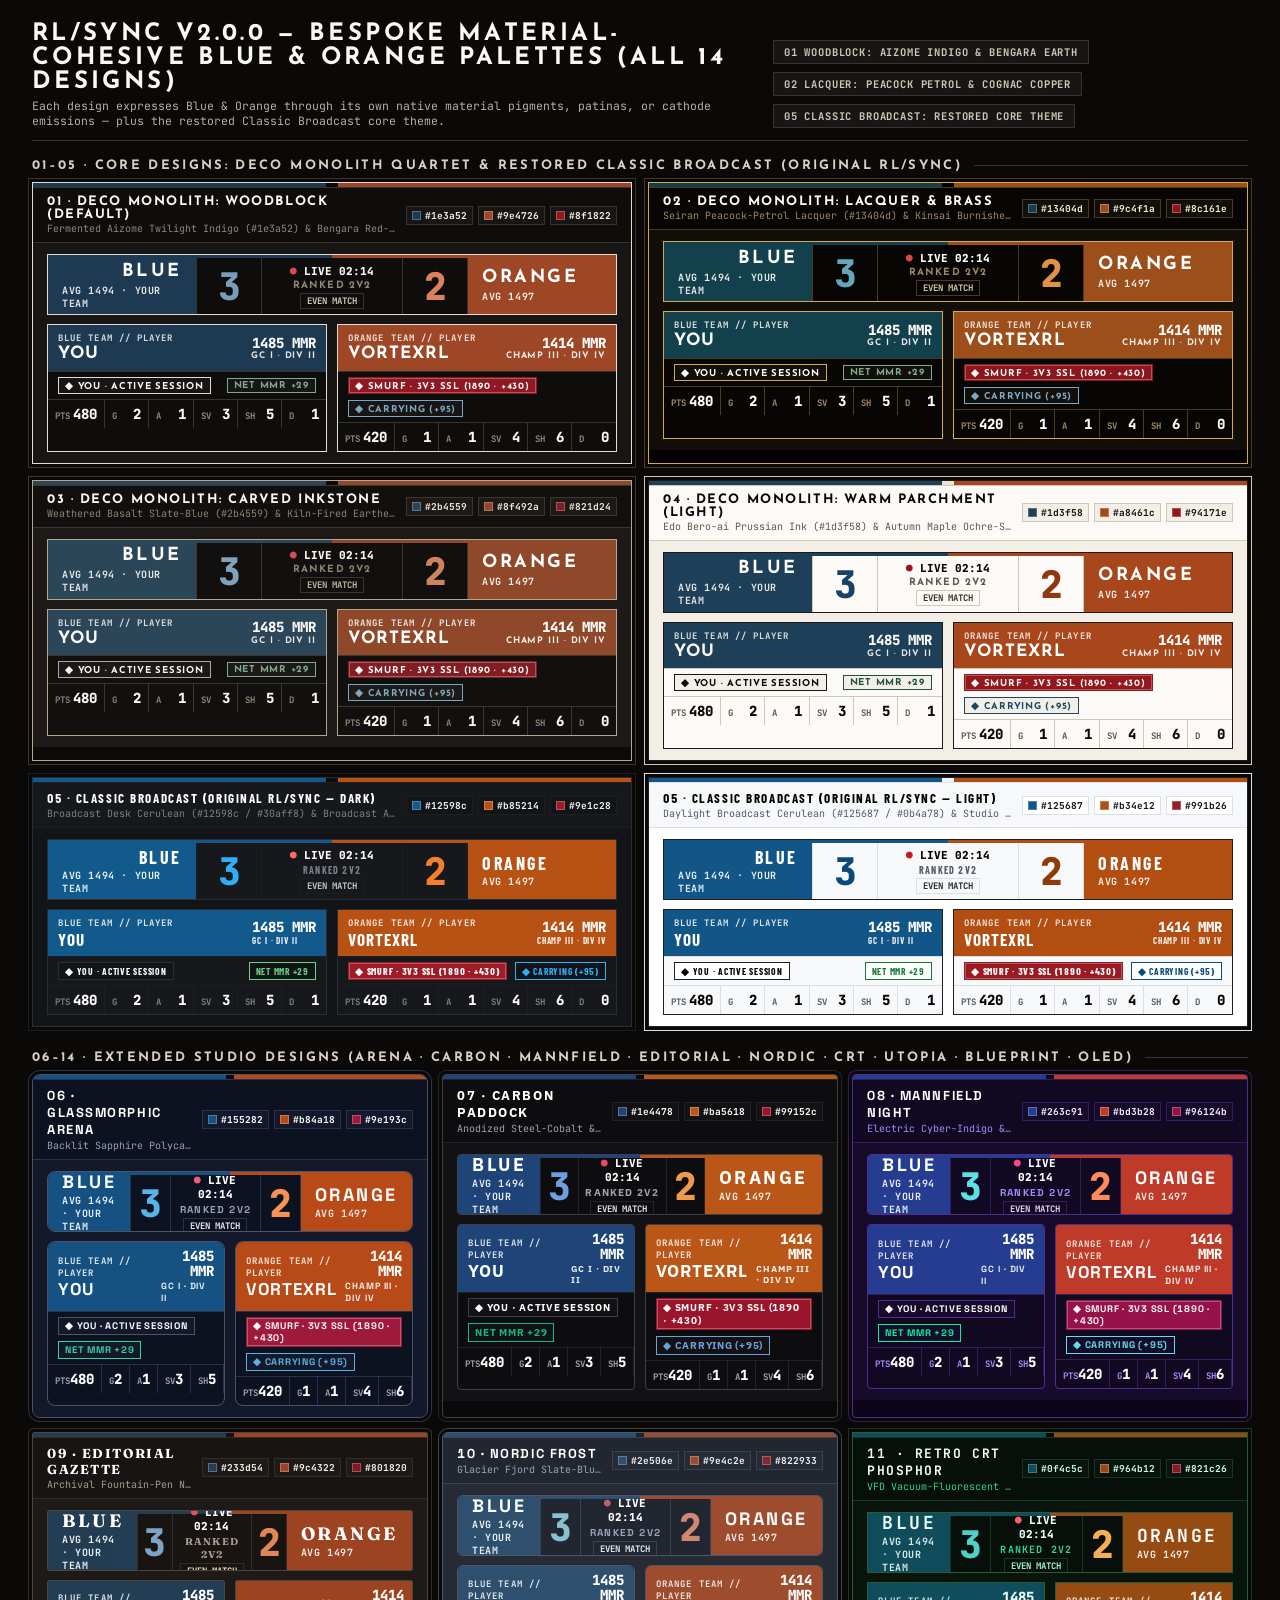
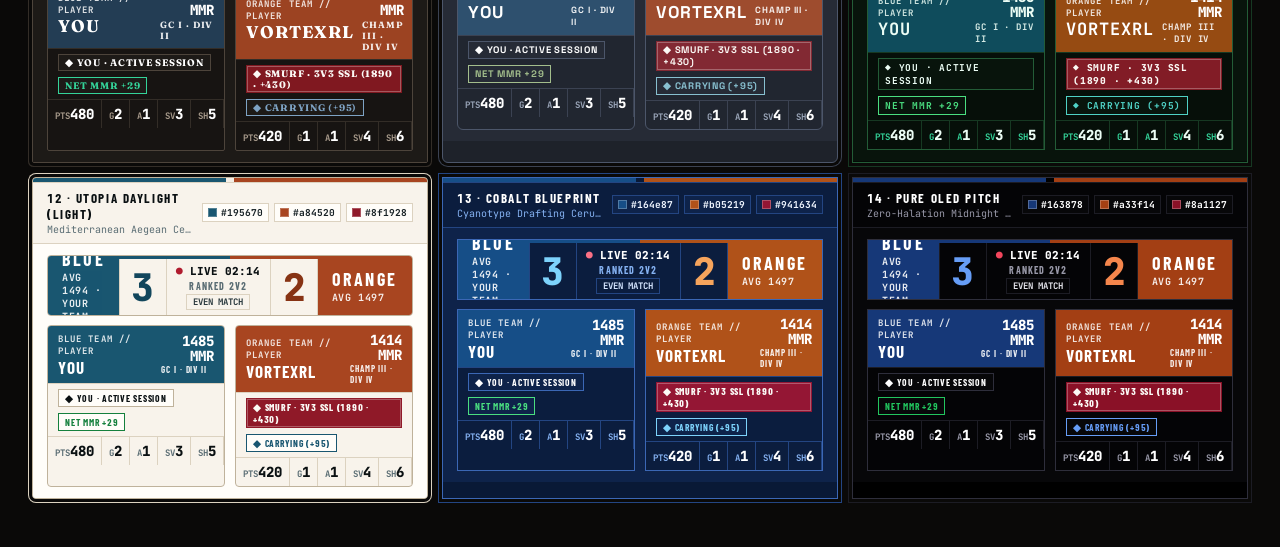
<file: rl-stats/blue-orange-mock.html>
<!DOCTYPE html>
<html lang="en">
<head>
  <meta charset="UTF-8" />
  <meta name="viewport" content="width=device-width, initial-scale=1.0" />
  <title>RL/SYNC v2.0.0 — Bespoke Material-Cohesive Blue &amp; Orange Palettes Across All 14 Designs</title>
  <link rel="preconnect" href="https://fonts.googleapis.com">
  <link rel="preconnect" href="https://fonts.gstatic.com" crossorigin>
  <link href="https://fonts.googleapis.com/css2?family=Barlow+Condensed:ital,wght@0,600;0,700;0,800;1,700;1,800&family=Barlow:wght@500;600;700&family=Fraunces:opsz,wght@9..144,700&family=IBM+Plex+Sans:wght@400;500;600;700&family=JetBrains+Mono:wght@500;600;700;800&family=Josefin+Sans:wght@600;700&family=Space+Grotesk:wght@600;700&display=swap" rel="stylesheet">
  <style>
    *, *::before, *::after { box-sizing: border-box; margin: 0; padding: 0; }
    body {
      background: #0a0908;
      color: #f2efe9;
      font-family: 'IBM Plex Sans', system-ui, sans-serif;
      padding: 22px 32px 48px;
      font-variant-numeric: tabular-nums;
    }
    .page-header {
      max-width: 1840px;
      margin: 0 auto 18px;
      padding-bottom: 12px;
      border-bottom: 1.5px solid #38332d;
      display: flex;
      align-items: flex-end;
      justify-content: space-between;
      gap: 16px;
    }
    .page-title {
      font-family: 'Josefin Sans', sans-serif;
      font-size: 24px;
      font-weight: 700;
      letter-spacing: 0.14em;
      text-transform: uppercase;
      color: #fbf9f5;
    }
    .page-sub {
      font-family: 'JetBrains Mono', monospace;
      font-size: 11.5px;
      color: #b8afa0;
      margin-top: 4px;
    }
    .badge-row {
      display: flex;
      gap: 8px;
      flex-wrap: wrap;
    }
    .pill {
      font-family: 'JetBrains Mono', monospace;
      font-size: 10.5px;
      font-weight: 700;
      padding: 4px 10px;
      border: 1px solid #38332d;
      background: #181614;
      color: #cfc7b8;
      text-transform: uppercase;
      letter-spacing: 0.08em;
    }
    .section-heading {
      max-width: 1840px;
      margin: 14px auto 10px;
      font-family: 'Josefin Sans', sans-serif;
      font-size: 13px;
      font-weight: 700;
      letter-spacing: 0.18em;
      text-transform: uppercase;
      color: #d8d0c5;
      display: flex;
      align-items: center;
      gap: 12px;
    }
    .section-heading::after {
      content: "";
      flex: 1;
      height: 1px;
      background: #38332d;
    }

    /* 2x2 Grid for the 4 Deco Monolith Themes (01-04) */
    .monolith-grid {
      max-width: 1840px;
      margin: 0 auto 24px;
      display: grid;
      grid-template-columns: repeat(2, minmax(0, 1fr));
      gap: 16px;
    }

    /* 3x3 Grid for Extended Studio Themes (05-13) */
    .extended-grid {
      max-width: 1840px;
      margin: 0 auto;
      display: grid;
      grid-template-columns: repeat(3, minmax(0, 1fr));
      gap: 14px;
    }

    .theme-card {
      background: var(--page);
      color: var(--ink);
      border: 1.5px solid var(--outline);
      box-shadow: 0 0 0 3px #0a0908, 0 0 0 4px var(--line);
      border-radius: var(--radius, 0px);
      overflow: hidden;
      display: flex;
      flex-direction: column;
    }
    .frieze-split {
      height: 5px;
      background: linear-gradient(90deg, var(--blue-slab) 0%, var(--blue-slab) 49%, transparent 49%, transparent 51%, var(--orange-slab) 51%, var(--orange-slab) 100%);
      border-bottom: 1px solid var(--line);
    }
    .card-topbar {
      background: var(--plaque);
      border-bottom: 1px solid var(--line);
      padding: 7px 14px;
      display: flex;
      align-items: center;
      justify-content: space-between;
      gap: 8px;
    }
    .theme-title-group {
      display: flex;
      flex-direction: column;
      gap: 1px;
      min-width: 0;
    }
    .theme-name {
      font-family: var(--font-display);
      font-size: 13px;
      font-weight: 700;
      letter-spacing: 0.12em;
      text-transform: uppercase;
      color: var(--strong);
    }
    .theme-material {
      font-family: 'JetBrains Mono', monospace;
      font-size: 10px;
      color: var(--muted);
      white-space: nowrap;
      overflow: hidden;
      text-overflow: ellipsis;
    }
    .swatch-strip {
      display: flex;
      align-items: center;
      gap: 5px;
      font-family: 'JetBrains Mono', monospace;
      font-size: 9.5px;
      color: var(--muted);
      flex-shrink: 0;
    }
    .swatch-chip {
      display: inline-flex;
      align-items: center;
      gap: 4px;
      padding: 2px 5px;
      border: 1px solid var(--line);
      background: var(--panel);
      color: var(--ink);
      font-weight: 700;
    }
    .swatch-dot {
      width: 9px;
      height: 9px;
      display: inline-block;
      border: 1px solid rgba(255,255,255,0.25);
    }

    .card-body {
      background: var(--panel);
      padding: 11px 14px;
      display: flex;
      flex-direction: column;
      gap: 9px;
    }

    /* Scorebug */
    .scorebug {
      border: 1px solid var(--outline);
      background: var(--plaque);
      border-radius: var(--radius, 0px);
      overflow: hidden;
    }
    .scorebug-rule {
      height: 3px;
      background: linear-gradient(90deg, var(--blue-slab) 0%, var(--blue-slab) 50%, var(--orange-slab) 50%, var(--orange-slab) 100%);
    }
    .scorebug-row {
      display: flex;
      align-items: stretch;
      height: 56px;
    }
    .wing-blue {
      flex: 1;
      background: var(--blue-slab);
      color: var(--on-slab);
      display: flex;
      flex-direction: column;
      justify-content: center;
      align-items: flex-end;
      padding: 0 14px;
    }
    .wing-orange {
      flex: 1;
      background: var(--orange-slab);
      color: #ffffff;
      display: flex;
      flex-direction: column;
      justify-content: center;
      align-items: flex-start;
      padding: 0 14px;
    }
    .wing-title {
      font-family: var(--font-display);
      font-weight: 700;
      font-size: 18px;
      letter-spacing: 0.14em;
      line-height: 1;
    }
    .wing-sub {
      font-family: 'JetBrains Mono', monospace;
      font-weight: 700;
      font-size: 10px;
      letter-spacing: 0.06em;
      opacity: 0.9;
      margin-top: 3px;
    }
    .score-box {
      width: 66px;
      background: var(--plaque);
      border-left: 1px solid var(--line);
      border-right: 1px solid var(--line);
      display: flex;
      align-items: center;
      justify-content: center;
      font-family: 'JetBrains Mono', monospace;
      font-weight: 800;
      font-size: 38px;
      line-height: 1;
    }
    .score-blue { color: var(--blue-ink); }
    .score-orange { color: var(--orange-ink); }
    .center-clock {
      width: 140px;
      background: var(--plaque);
      display: flex;
      flex-direction: column;
      align-items: center;
      justify-content: center;
      gap: 2px;
      padding: 0 6px;
      text-align: center;
    }
    .live-line {
      font-family: 'JetBrains Mono', monospace;
      font-size: 11px;
      font-weight: 800;
      color: var(--strong);
    }
    .live-dot { color: var(--loss); }
    .mode-line {
      font-family: var(--font-display);
      font-size: 10px;
      font-weight: 700;
      letter-spacing: 0.12em;
      color: var(--muted);
    }
    .parity-chip {
      font-family: 'JetBrains Mono', monospace;
      font-size: 9px;
      font-weight: 700;
      padding: 1px 6px;
      border: 1px solid var(--line);
      color: var(--ink-2);
    }

    /* Two-column Player Cards inside each Theme Mock */
    .players-pair {
      display: grid;
      grid-template-columns: repeat(2, minmax(0, 1fr));
      gap: 10px;
    }
    .p-card {
      background: var(--plaque);
      border: 1px solid var(--outline);
      border-radius: var(--radius, 0px);
      overflow: hidden;
      display: flex;
      flex-direction: column;
    }
    .p-slab {
      padding: 7px 10px;
      display: flex;
      align-items: center;
      justify-content: space-between;
      gap: 8px;
      border-bottom: 1px solid var(--line);
    }
    .p-slab-blue {
      background: var(--blue-slab);
      color: var(--on-slab);
    }
    .p-slab-orange {
      background: var(--orange-slab);
      color: #ffffff;
    }
    .p-role {
      font-family: 'JetBrains Mono', monospace;
      font-size: 9px;
      font-weight: 700;
      letter-spacing: 0.12em;
      opacity: 0.85;
      text-transform: uppercase;
    }
    .p-name {
      font-family: var(--font-display);
      font-size: 17px;
      font-weight: 700;
      letter-spacing: 0.06em;
      text-transform: uppercase;
      line-height: 1.1;
      margin-top: 1px;
    }
    .p-mmr {
      text-align: right;
      font-family: 'JetBrains Mono', monospace;
      font-size: 14px;
      font-weight: 800;
      line-height: 1.1;
    }
    .p-rank {
      font-family: var(--font-display);
      font-size: 9px;
      font-weight: 700;
      letter-spacing: 0.1em;
      opacity: 0.9;
      text-transform: uppercase;
    }
    .p-badges {
      padding: 5px 10px;
      border-bottom: 1px solid var(--line);
      display: flex;
      align-items: center;
      justify-content: space-between;
      gap: 6px;
      flex-wrap: wrap;
    }
    .tag {
      font-family: var(--font-display);
      font-size: 9.5px;
      font-weight: 700;
      letter-spacing: 0.08em;
      padding: 2px 6px;
      text-transform: uppercase;
    }
    .tag-you {
      background: var(--panel);
      color: var(--strong);
      border: 1px solid var(--outline);
    }
    .tag-win {
      background: var(--panel);
      color: var(--win);
      border: 1px solid var(--win);
    }
    .tag-smurf {
      background: var(--loss-slab);
      color: #fbf9f5;
      border: 1.5px solid var(--loss-slab);
      outline: 1px solid rgba(255,255,255,0.28);
      outline-offset: -2px;
      font-weight: 800;
    }
    .tag-carry {
      background: var(--panel);
      color: var(--carry, #7da8c4);
      border: 1px solid var(--carry, #7da8c4);
    }
    .p-stats {
      display: grid;
      grid-template-columns: 1.3fr repeat(5, 1fr);
    }
    .stat-cell {
      padding: 5px 7px;
      border-right: 1px solid var(--line);
      display: flex;
      align-items: baseline;
      justify-content: space-between;
      font-family: 'JetBrains Mono', monospace;
    }
    .stat-cell:last-child { border-right: none; }
    .stat-k { font-size: 9px; color: var(--muted); font-weight: 700; }
    .stat-v { font-size: 14px; color: var(--strong); font-weight: 800; }
  </style>
</head>
<body>
  <header class="page-header">
    <div>
      <div class="page-title">RL/SYNC v2.0.0 — BESPOKE MATERIAL-COHESIVE BLUE &amp; ORANGE PALETTES (ALL 14 DESIGNS)</div>
      <div class="page-sub">Each design expresses Blue &amp; Orange through its own native material pigments, patinas, or cathode emissions — plus the restored Classic Broadcast core theme.</div>
    </div>
    <div class="badge-row">
      <span class="pill">01 WOODBLOCK: AIZOME INDIGO &amp; BENGARA EARTH</span>
      <span class="pill">02 LACQUER: PEACOCK PETROL &amp; COGNAC COPPER</span>
      <span class="pill">05 CLASSIC BROADCAST: RESTORED CORE THEME</span>
    </div>
  </header>

  <div class="section-heading">01–05 · CORE DESIGNS: DECO MONOLITH QUARTET &amp; RESTORED CLASSIC BROADCAST (ORIGINAL RL/SYNC)</div>
  <section class="monolith-grid" id="monolith-grid"></section>

  <div class="section-heading">06–14 · EXTENDED STUDIO DESIGNS (ARENA · CARBON · MANNFIELD · EDITORIAL · NORDIC · CRT · UTOPIA · BLUEPRINT · OLED)</div>
  <section class="extended-grid" id="extended-grid"></section>

  <script>
    const THEMES = [
      {
        id: '01',
        name: '01 · Deco Monolith: Woodblock (Default)',
        material: 'Fermented Aizome Twilight Indigo (#1e3a52) & Bengara Red-Earth Persimmon (#9e4726)',
        group: 'monolith',
        fontDisplay: "'Josefin Sans', sans-serif",
        radius: '0px',
        page: '#0a0908', panel: '#181614', plaque: '#0f0d0b',
        line: '#38332d', outline: '#e2dbd0',
        ink: '#f2efe9', strong: '#fbf9f5', ink2: '#cfc7b8', muted: '#918779',
        blueSlab: '#1e3a52', onSlab: '#fbf9f5', blueInk: '#789dba',
        orangeSlab: '#9e4726', orangeInk: '#d9825b',
        lossSlab: '#8f1822', loss: '#e04852', win: '#82a890', carry: '#7da8c4'
      },
      {
        id: '02',
        name: '02 · Deco Monolith: Lacquer & Brass',
        material: 'Seiran Peacock-Petrol Lacquer (#13404d) & Kinsai Burnished Cognac-Copper (#9c4f1a)',
        group: 'monolith',
        fontDisplay: "'Josefin Sans', sans-serif",
        radius: '0px',
        page: '#040302', panel: '#120e09', plaque: '#080604',
        line: '#4d391d', outline: '#d4a853',
        ink: '#f5ebd6', strong: '#fffdf7', ink2: '#d4c3a3', muted: '#9e8866',
        blueSlab: '#13404d', onSlab: '#fffdf9', blueInk: '#62a8ba',
        orangeSlab: '#9c4f1a', orangeInk: '#e09145',
        lossSlab: '#8c161e', loss: '#e0434d', win: '#82a890', carry: '#7da8c4'
      },
      {
        id: '03',
        name: '03 · Deco Monolith: Carved Inkstone',
        material: 'Weathered Basalt Slate-Blue (#2b4559) & Kiln-Fired Earthenware Clay (#8f492a)',
        group: 'monolith',
        fontDisplay: "'Josefin Sans', sans-serif",
        radius: '0px',
        page: '#0c0b0a', panel: '#1d1916', plaque: '#12100e',
        line: '#3d352e', outline: '#b5a692',
        ink: '#ede6d8', strong: '#fbf8f3', ink2: '#bfb5a2', muted: '#8f8270',
        blueSlab: '#2b4559', onSlab: '#fbf8f3', blueInk: '#80a2bd',
        orangeSlab: '#8f492a', orangeInk: '#cf825f',
        lossSlab: '#821d24', loss: '#d94b54', win: '#82a890', carry: '#7da8c4'
      },
      {
        id: '04',
        name: '04 · Deco Monolith: Warm Parchment (Light)',
        material: 'Edo Bero-ai Prussian Ink (#1d3f58) & Autumn Maple Ochre-Sienna (#a8461c)',
        group: 'monolith',
        fontDisplay: "'Josefin Sans', sans-serif",
        radius: '0px',
        page: '#ebe5d9', panel: '#f4efe6', plaque: '#fcfaf6',
        line: '#cfc7b8', outline: '#1c1917',
        ink: '#171412', strong: '#090807', ink2: '#362f28', muted: '#615548',
        blueSlab: '#1d3f58', onSlab: '#fbf9f5', blueInk: '#1a4363',
        orangeSlab: '#a8461c', orangeInk: '#8f3812',
        lossSlab: '#94171e', loss: '#9e141c', win: '#1e523b', carry: '#1b4965'
      },
      {
        id: '05',
        name: '05 · Classic Broadcast (Original RL/SYNC — Dark)',
        material: 'Broadcast Desk Cerulean (#12598c / #30aff8) & Broadcast Amber-Orange (#b85214 / #f67f2f)',
        group: 'monolith',
        fontDisplay: "'Barlow Condensed', sans-serif",
        radius: '0px',
        page: '#0a0b0d', panel: '#121418', plaque: '#16181c',
        line: '#1c1e22', outline: '#2a2d33',
        ink: '#f2f3f5', strong: '#ffffff', ink2: '#c4c7cd', muted: '#7b7f88',
        blueSlab: '#12598c', onSlab: '#ffffff', blueInk: '#30aff8',
        orangeSlab: '#b85214', orangeInk: '#f67f2f',
        lossSlab: '#9e1c28', loss: '#ff6a65', win: '#67d283', carry: '#30aff8'
      },
      {
        id: '05-light',
        name: '05 · Classic Broadcast (Original RL/SYNC — Light)',
        material: 'Daylight Broadcast Cerulean (#125687 / #0b4a78) & Studio Amber-Copper (#b34e12 / #8f3b08)',
        group: 'monolith',
        fontDisplay: "'Barlow Condensed', sans-serif",
        radius: '0px',
        page: '#f1f2f5', panel: '#ffffff', plaque: '#f7f8fa',
        line: '#dcdfe6', outline: '#1c1f26',
        ink: '#121418', strong: '#000000', ink2: '#242933', muted: '#525a6b',
        blueSlab: '#125687', onSlab: '#ffffff', blueInk: '#0b4a78',
        orangeSlab: '#b34e12', orangeInk: '#8f3b08',
        lossSlab: '#991b26', loss: '#c41c1c', win: '#157a38', carry: '#0b4a78'
      },
      {
        id: '06',
        name: '06 · Glassmorphic Arena',
        material: 'Backlit Sapphire Polycarbonate & Solar Copper-Tangerine',
        group: 'extended',
        fontDisplay: "'Space Grotesk', sans-serif",
        radius: '8px',
        page: '#070913', panel: '#13192b', plaque: '#0d1220',
        line: '#28324e', outline: '#475569',
        ink: '#f8fafc', strong: '#ffffff', ink2: '#e2e8f0', muted: '#94a3b8',
        blueSlab: '#155282', onSlab: '#ffffff', blueInk: '#56b4e9',
        orangeSlab: '#b84a18', orangeInk: '#f59356',
        lossSlab: '#9e193c', loss: '#f45b7a', win: '#34d399', carry: '#56b4e9'
      },
      {
        id: '07',
        name: '07 · Carbon Paddock',
        material: 'Anodized Steel-Cobalt & McLaren Papaya-Copper',
        group: 'extended',
        fontDisplay: "'IBM Plex Sans', sans-serif",
        radius: '4px',
        page: '#09090b', panel: '#121215', plaque: '#0d0d10',
        line: '#222228', outline: '#3f3f46',
        ink: '#fafafa', strong: '#ffffff', ink2: '#e4e4e7', muted: '#a1a1aa',
        blueSlab: '#1e4478', onSlab: '#ffffff', blueInk: '#6ea0e0',
        orangeSlab: '#ba5618', orangeInk: '#f29a4b',
        lossSlab: '#99152c', loss: '#f04864', win: '#10b981', carry: '#6ea0e0'
      },
      {
        id: '08',
        name: '08 · Mannfield Night',
        material: 'Electric Cyber-Indigo & Outrun Sunset Coral-Flame',
        group: 'extended',
        fontDisplay: "'Space Grotesk', sans-serif",
        radius: '4px',
        page: '#0d061a', panel: '#160b2b', plaque: '#110822',
        line: '#331c5c', outline: '#522d91',
        ink: '#f5f0ff', strong: '#ffffff', ink2: '#e4d4ff', muted: '#a78bfa',
        blueSlab: '#263c91', onSlab: '#ffffff', blueInk: '#5ce1e6',
        orangeSlab: '#bd3b28', orangeInk: '#ff8a5c',
        lossSlab: '#96124b', loss: '#ff4785', win: '#00f59b', carry: '#5ce1e6'
      },
      {
        id: '09',
        name: '09 · Editorial Gazette',
        material: 'Archival Fountain-Pen Navy & Venetian Bookcloth Rust',
        group: 'extended',
        fontDisplay: "'Fraunces', serif",
        radius: '2px',
        page: '#141210', panel: '#1d1a17', plaque: '#171412',
        line: '#332d27', outline: '#4d443b',
        ink: '#f5efe6', strong: '#ffffff', ink2: '#e6dec3', muted: '#a89b8c',
        blueSlab: '#233d54', onSlab: '#ffffff', blueInk: '#7ea3c4',
        orangeSlab: '#9c4322', orangeInk: '#e08658',
        lossSlab: '#801820', loss: '#e0535c', win: '#34d399', carry: '#7ea3c4'
      },
      {
        id: '10',
        name: '10 · Nordic Frost',
        material: 'Glacier Fjord Slate-Blue & Arctic Cloudberry Copper',
        group: 'extended',
        fontDisplay: "'Space Grotesk', sans-serif",
        radius: '6px',
        page: '#1e222a', panel: '#262b36', plaque: '#212630',
        line: '#3b4252', outline: '#4c566a',
        ink: '#eceff4', strong: '#ffffff', ink2: '#e5e9f0', muted: '#9aa5b8',
        blueSlab: '#2e506e', onSlab: '#ffffff', blueInk: '#88c0d0',
        orangeSlab: '#9e4c2e', orangeInk: '#d08770',
        lossSlab: '#822933', loss: '#bf616a', win: '#a3be8c', carry: '#88c0d0'
      },
      {
        id: '11',
        name: '11 · Retro CRT Phosphor',
        material: 'VFD Vacuum-Fluorescent Teal-Blue & P3 Amber-Phosphor',
        group: 'extended',
        fontDisplay: "'JetBrains Mono', monospace",
        radius: '0px',
        page: '#040a06', panel: '#08140c', plaque: '#060f09',
        line: '#163822', outline: '#235c37',
        ink: '#d1fae5', strong: '#ecfdf5', ink2: '#a7f3d0', muted: '#34d399',
        blueSlab: '#0f4c5c', onSlab: '#ecfdf5', blueInk: '#4fd1c5',
        orangeSlab: '#964b12', orangeInk: '#f6ad55',
        lossSlab: '#821c26', loss: '#f56565', win: '#4ade80', carry: '#4fd1c5'
      },
      {
        id: '12',
        name: '12 · Utopia Daylight (Light)',
        material: 'Mediterranean Aegean Cerulean & Sun-Baked Adobe Terracotta',
        group: 'extended',
        fontDisplay: "'Barlow Condensed', sans-serif",
        radius: '4px',
        page: '#f5efe6', panel: '#fffdf9', plaque: '#f8f3eb',
        line: '#dcd2c0', outline: '#bfb29b',
        ink: '#182226', strong: '#0a1012', ink2: '#29383d', muted: '#596c73',
        blueSlab: '#195670', onSlab: '#ffffff', blueInk: '#12465c',
        orangeSlab: '#a84520', orangeInk: '#873314',
        lossSlab: '#8f1928', loss: '#b01b2e', win: '#15803d', carry: '#195670'
      },
      {
        id: '13',
        name: '13 · Cobalt Blueprint',
        material: 'Cyanotype Drafting Cerulean & Engineering Red-Lead Amber',
        group: 'extended',
        fontDisplay: "'Barlow Condensed', sans-serif",
        radius: '0px',
        page: '#091936', panel: '#0e234a', plaque: '#0b1d3e',
        line: '#234582', outline: '#3b67b5',
        ink: '#f0f6ff', strong: '#ffffff', ink2: '#d6e6ff', muted: '#85b2f2',
        blueSlab: '#164e87', onSlab: '#ffffff', blueInk: '#7dd3fc',
        orangeSlab: '#b05219', orangeInk: '#f6a45c',
        lossSlab: '#941634', loss: '#fb7185', win: '#4ade80', carry: '#7dd3fc'
      },
      {
        id: '14',
        name: '14 · Pure OLED Pitch',
        material: 'Zero-Halation Midnight Cobalt & Smoldering Ember-Copper',
        group: 'extended',
        fontDisplay: "'Barlow Condensed', sans-serif",
        radius: '0px',
        page: '#000000', panel: '#070709', plaque: '#040406',
        line: '#1c1c24', outline: '#2e2e3b',
        ink: '#ffffff', strong: '#ffffff', ink2: '#e4e4eb', muted: '#9898a8',
        blueSlab: '#163878', onSlab: '#ffffff', blueInk: '#669df6',
        orangeSlab: '#a33f14', orangeInk: '#f5864c',
        lossSlab: '#8a1127', loss: '#f2465c', win: '#22c55e', carry: '#669df6'
      }
    ];

    function renderCard(t) {
      return `
        <article class="theme-card" style="
          --page:${t.page}; --panel:${t.panel}; --plaque:${t.plaque};
          --line:${t.line}; --outline:${t.outline};
          --ink:${t.ink}; --strong:${t.strong}; --ink-2:${t.ink2}; --muted:${t.muted};
          --blue-slab:${t.blueSlab}; --on-slab:${t.onSlab}; --blue-ink:${t.blueInk};
          --orange-slab:${t.orangeSlab}; --orange-ink:${t.orangeInk};
          --loss-slab:${t.lossSlab}; --loss:${t.loss}; --win:${t.win}; --carry:${t.carry};
          --font-display:${t.fontDisplay}; --radius:${t.radius};
        ">
          <div class="frieze-split"></div>
          <div class="card-topbar">
            <div class="theme-title-group">
              <span class="theme-name">${t.name}</span>
              <span class="theme-material">${t.material}</span>
            </div>
            <div class="swatch-strip">
              <span class="swatch-chip"><span class="swatch-dot" style="background:${t.blueSlab}"></span>${t.blueSlab}</span>
              <span class="swatch-chip"><span class="swatch-dot" style="background:${t.orangeSlab}"></span>${t.orangeSlab}</span>
              <span class="swatch-chip"><span class="swatch-dot" style="background:${t.lossSlab}"></span>${t.lossSlab}</span>
            </div>
          </div>
          <div class="card-body">
            <div class="scorebug">
              <div class="scorebug-rule"></div>
              <div class="scorebug-row">
                <div class="wing-blue">
                  <div class="wing-title">BLUE</div>
                  <div class="wing-sub">AVG 1494 · YOUR TEAM</div>
                </div>
                <div class="score-box score-blue">3</div>
                <div class="center-clock">
                  <div class="live-line"><span class="live-dot">●</span> LIVE 02:14</div>
                  <div class="mode-line">RANKED 2V2</div>
                  <div class="parity-chip">EVEN MATCH</div>
                </div>
                <div class="score-box score-orange">2</div>
                <div class="wing-orange">
                  <div class="wing-title">ORANGE</div>
                  <div class="wing-sub">AVG 1497</div>
                </div>
              </div>
            </div>

            <div class="players-pair">
              <div class="p-card">
                <div class="p-slab p-slab-blue">
                  <div>
                    <div class="p-role">BLUE TEAM // PLAYER</div>
                    <div class="p-name">You</div>
                  </div>
                  <div>
                    <div class="p-mmr">1485 MMR</div>
                    <div class="p-rank">GC I · DIV II</div>
                  </div>
                </div>
                <div class="p-badges">
                  <span class="tag tag-you">◆ YOU · ACTIVE SESSION</span>
                  <span class="tag tag-win">NET MMR +29</span>
                </div>
                <div class="p-stats">
                  <div class="stat-cell"><span class="stat-k">PTS</span><span class="stat-v">480</span></div>
                  <div class="stat-cell"><span class="stat-k">G</span><span class="stat-v">2</span></div>
                  <div class="stat-cell"><span class="stat-k">A</span><span class="stat-v">1</span></div>
                  <div class="stat-cell"><span class="stat-k">SV</span><span class="stat-v">3</span></div>
                  <div class="stat-cell"><span class="stat-k">SH</span><span class="stat-v">5</span></div>
                  <div class="stat-cell"><span class="stat-k">D</span><span class="stat-v">1</span></div>
                </div>
              </div>

              <div class="p-card">
                <div class="p-slab p-slab-orange">
                  <div>
                    <div class="p-role">ORANGE TEAM // PLAYER</div>
                    <div class="p-name">VortexRL</div>
                  </div>
                  <div>
                    <div class="p-mmr">1414 MMR</div>
                    <div class="p-rank">CHAMP III · DIV IV</div>
                  </div>
                </div>
                <div class="p-badges">
                  <span class="tag tag-smurf">◆ SMURF · 3V3 SSL (1890 · +430)</span>
                  <span class="tag tag-carry">◆ CARRYING (+95)</span>
                </div>
                <div class="p-stats">
                  <div class="stat-cell"><span class="stat-k">PTS</span><span class="stat-v">420</span></div>
                  <div class="stat-cell"><span class="stat-k">G</span><span class="stat-v">1</span></div>
                  <div class="stat-cell"><span class="stat-k">A</span><span class="stat-v">1</span></div>
                  <div class="stat-cell"><span class="stat-k">SV</span><span class="stat-v">4</span></div>
                  <div class="stat-cell"><span class="stat-k">SH</span><span class="stat-v">6</span></div>
                  <div class="stat-cell"><span class="stat-k">D</span><span class="stat-v">0</span></div>
                </div>
              </div>
            </div>
          </div>
        </article>
      `;
    }

    document.getElementById('monolith-grid').innerHTML = THEMES.filter(t => t.group === 'monolith').map(renderCard).join('');
    document.getElementById('extended-grid').innerHTML = THEMES.filter(t => t.group === 'extended').map(renderCard).join('');
  </script>
</body>
</html>
</file>
